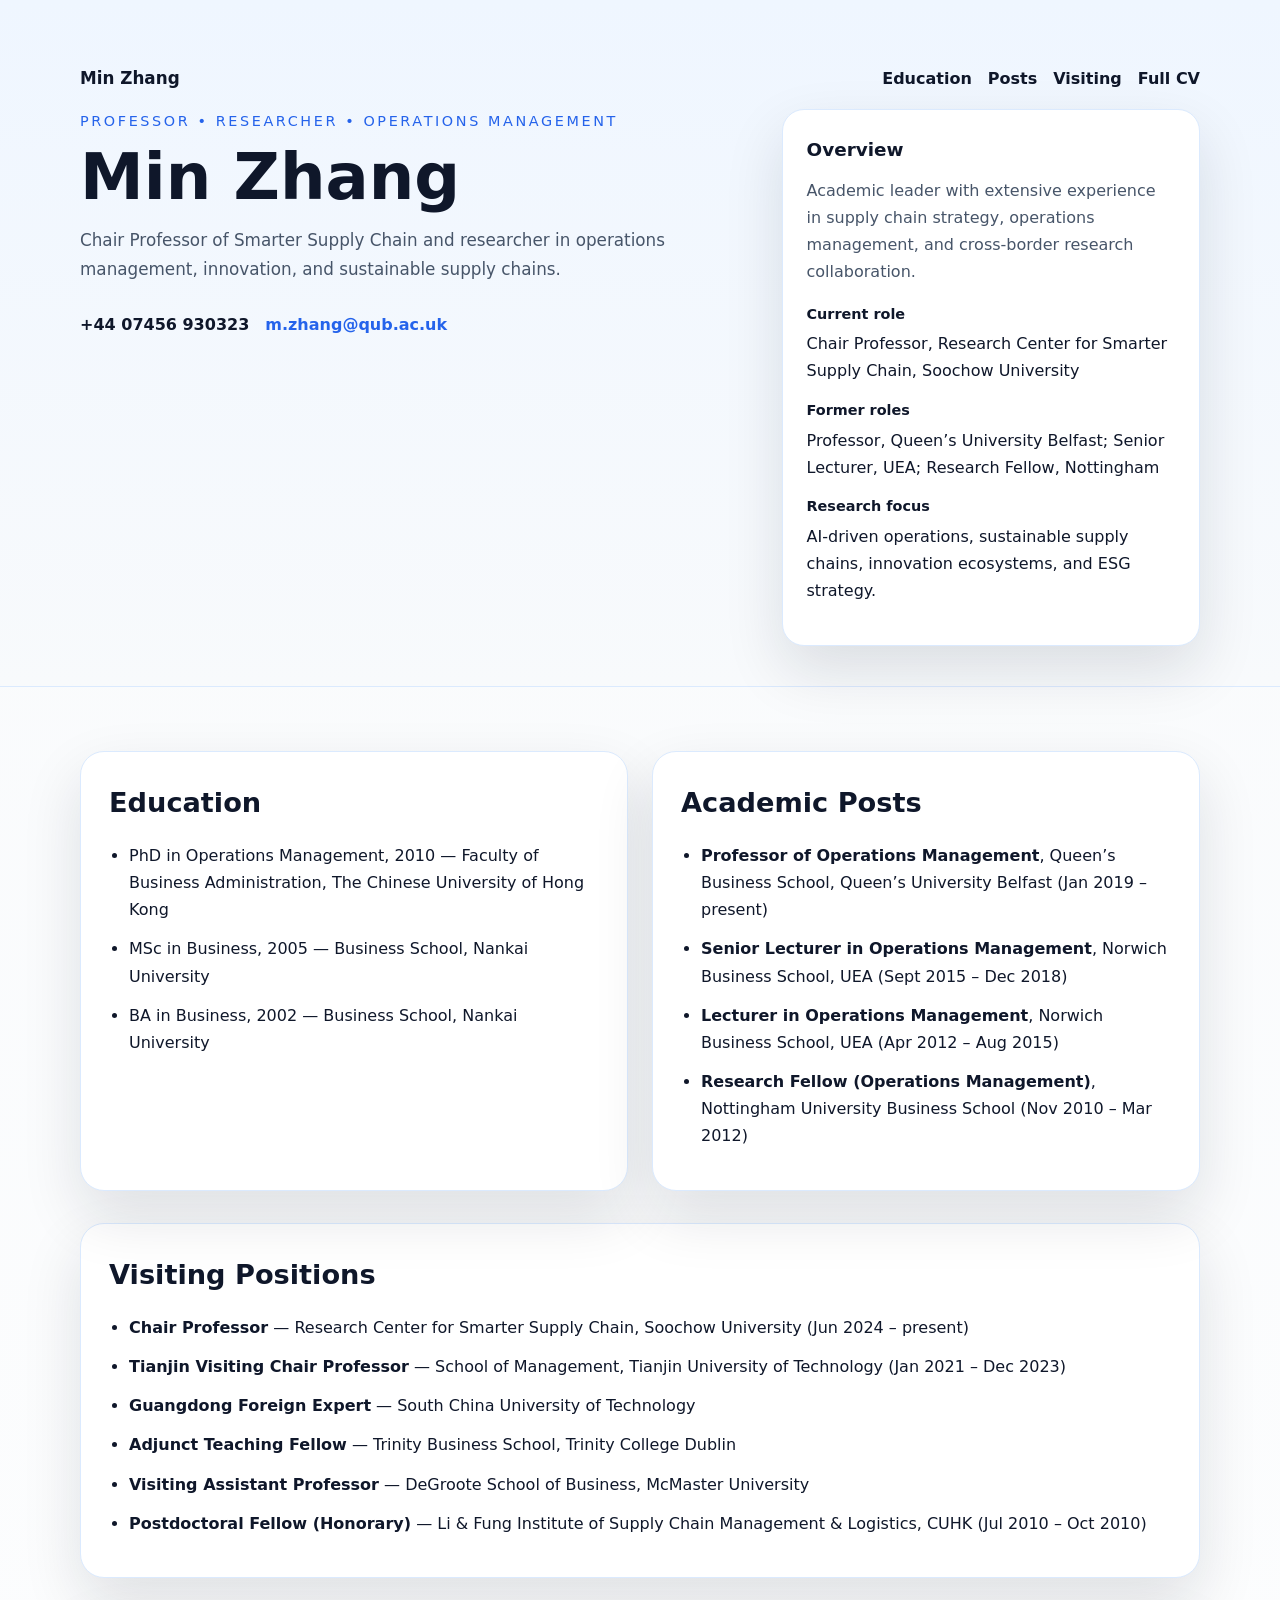
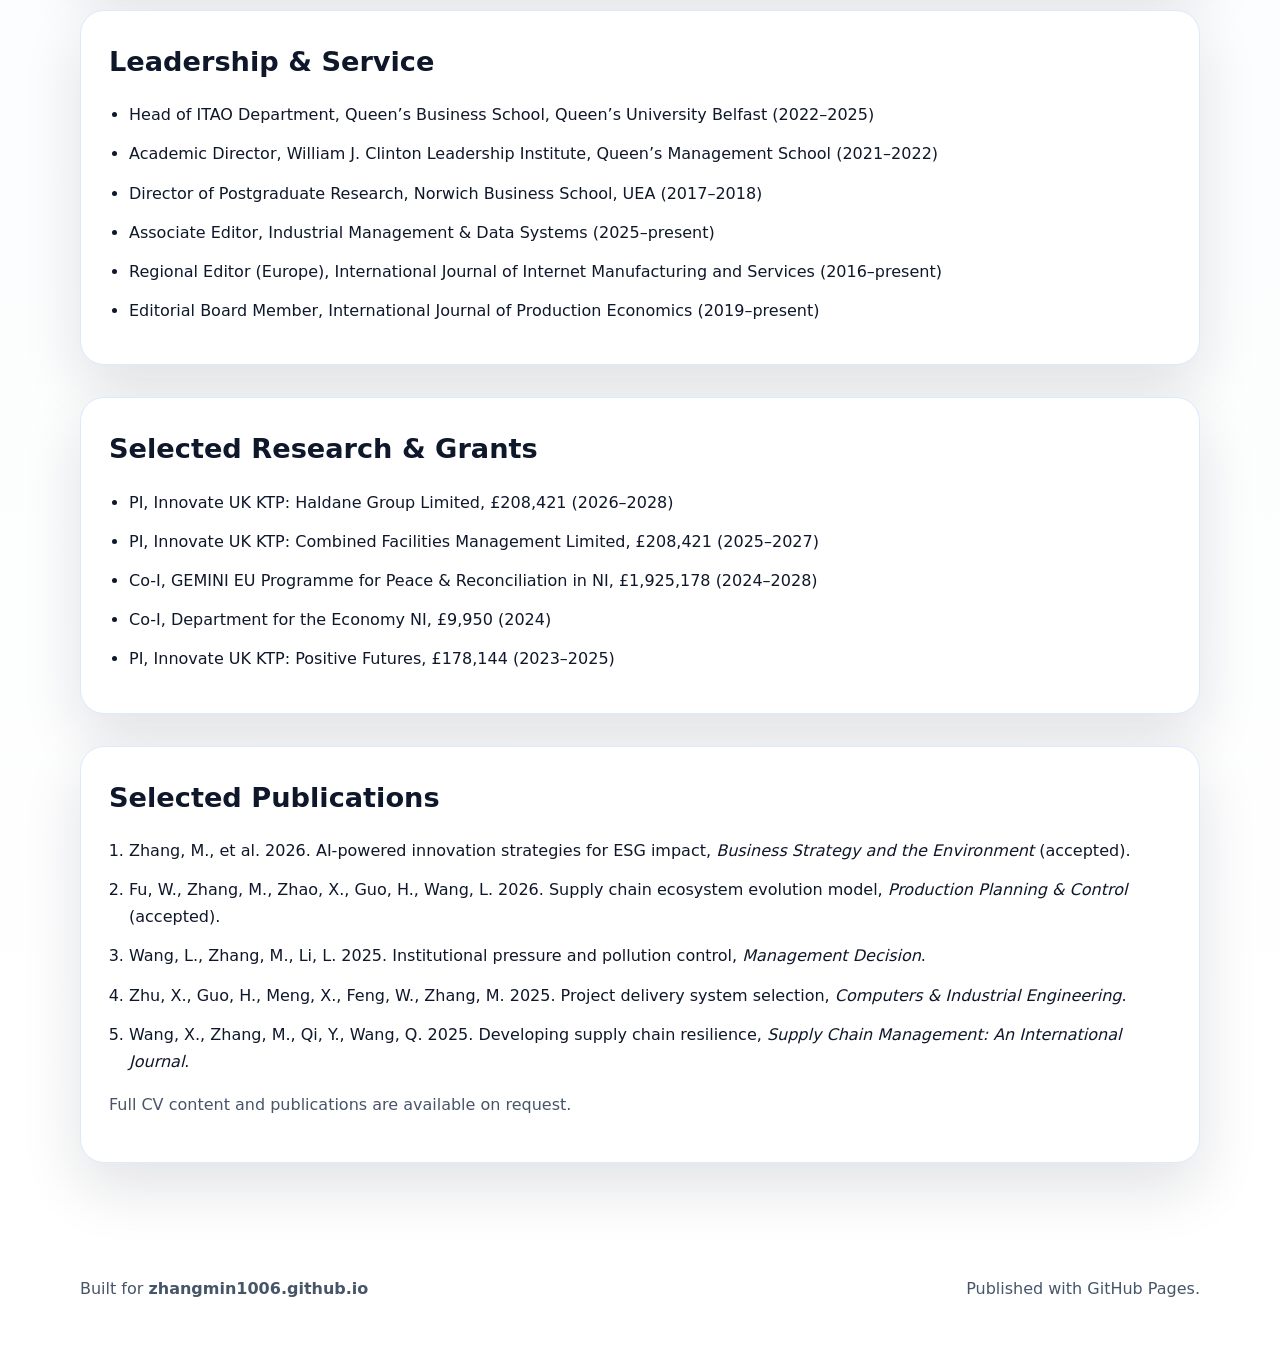
<file: index.html>
<!DOCTYPE html>
<html lang="en">
<head>
  <meta charset="UTF-8" />
  <meta name="viewport" content="width=device-width, initial-scale=1.0" />
  <meta name="description" content="Min Zhang | Chair Professor of Smarter Supply Chain, Operations Management researcher and academic leader." />
  <title>Min Zhang | Operations Management</title>
  <link rel="stylesheet" href="styles.css" />
</head>
<body>
  <header class="hero">
    <nav class="site-nav wrapper">
      <a class="nav-brand" href="index.html">Min Zhang</a>
      <div class="nav-links">
        <a href="#education">Education</a>
        <a href="#experience">Posts</a>
        <a href="#visiting">Visiting</a>
        <a href="cv.html">Full CV</a>
      </div>
    </nav>

    <div class="wrapper hero-grid">
      <div class="hero-copy">
        <p class="eyebrow">Professor • Researcher • Operations Management</p>
        <h1>Min Zhang</h1>
        <p class="subtitle">Chair Professor of Smarter Supply Chain and researcher in operations management, innovation, and sustainable supply chains.</p>
        <div class="contact-list">
          <span>+44 07456 930323</span>
          <a href="mailto:m.zhang@qub.ac.uk">m.zhang@qub.ac.uk</a>
        </div>
      </div>

      <aside class="hero-aside">
        <div class="profile-card">
          <h2>Overview</h2>
          <p>Academic leader with extensive experience in supply chain strategy, operations management, and cross-border research collaboration.</p>
          <dl>
            <div>
              <dt>Current role</dt>
              <dd>Chair Professor, Research Center for Smarter Supply Chain, Soochow University</dd>
            </div>
            <div>
              <dt>Former roles</dt>
              <dd>Professor, Queen’s University Belfast; Senior Lecturer, UEA; Research Fellow, Nottingham</dd>
            </div>
            <div>
              <dt>Research focus</dt>
              <dd>AI-driven operations, sustainable supply chains, innovation ecosystems, and ESG strategy.</dd>
            </div>
          </dl>
        </div>
      </aside>
    </div>
  </header>

  <main class="wrapper">
    <section class="section-grid">
      <article>
        <h2>Education</h2>
        <ul>
          <li>PhD in Operations Management, 2010 — Faculty of Business Administration, The Chinese University of Hong Kong</li>
          <li>MSc in Business, 2005 — Business School, Nankai University</li>
          <li>BA in Business, 2002 — Business School, Nankai University</li>
        </ul>
      </article>

      <article>
        <h2>Academic Posts</h2>
        <ul>
          <li><strong>Professor of Operations Management</strong>, Queen’s Business School, Queen’s University Belfast (Jan 2019 – present)</li>
          <li><strong>Senior Lecturer in Operations Management</strong>, Norwich Business School, UEA (Sept 2015 – Dec 2018)</li>
          <li><strong>Lecturer in Operations Management</strong>, Norwich Business School, UEA (Apr 2012 – Aug 2015)</li>
          <li><strong>Research Fellow (Operations Management)</strong>, Nottingham University Business School (Nov 2010 – Mar 2012)</li>
        </ul>
      </article>
    </section>

    <section id="visiting" class="card-section">
      <h2>Visiting Positions</h2>
      <ul>
        <li><strong>Chair Professor</strong> — Research Center for Smarter Supply Chain, Soochow University (Jun 2024 – present)</li>
        <li><strong>Tianjin Visiting Chair Professor</strong> — School of Management, Tianjin University of Technology (Jan 2021 – Dec 2023)</li>
        <li><strong>Guangdong Foreign Expert</strong> — South China University of Technology</li>
        <li><strong>Adjunct Teaching Fellow</strong> — Trinity Business School, Trinity College Dublin</li>
        <li><strong>Visiting Assistant Professor</strong> — DeGroote School of Business, McMaster University</li>
        <li><strong>Postdoctoral Fellow (Honorary)</strong> — Li & Fung Institute of Supply Chain Management & Logistics, CUHK (Jul 2010 – Oct 2010)</li>
      </ul>
    </section>

    <section id="service" class="card-section">
      <h2>Leadership & Service</h2>
      <ul>
        <li>Head of ITAO Department, Queen’s Business School, Queen’s University Belfast (2022–2025)</li>
        <li>Academic Director, William J. Clinton Leadership Institute, Queen’s Management School (2021–2022)</li>
        <li>Director of Postgraduate Research, Norwich Business School, UEA (2017–2018)</li>
        <li>Associate Editor, Industrial Management & Data Systems (2025–present)</li>
        <li>Regional Editor (Europe), International Journal of Internet Manufacturing and Services (2016–present)</li>
        <li>Editorial Board Member, International Journal of Production Economics (2019–present)</li>
      </ul>
    </section>

    <section id="research" class="card-section">
      <h2>Selected Research & Grants</h2>
      <ul>
        <li>PI, Innovate UK KTP: Haldane Group Limited, £208,421 (2026–2028)</li>
        <li>PI, Innovate UK KTP: Combined Facilities Management Limited, £208,421 (2025–2027)</li>
        <li>Co-I, GEMINI EU Programme for Peace & Reconciliation in NI, £1,925,178 (2024–2028)</li>
        <li>Co-I, Department for the Economy NI, £9,950 (2024)</li>
        <li>PI, Innovate UK KTP: Positive Futures, £178,144 (2023–2025)</li>
      </ul>
    </section>

    <section id="publications" class="card-section">
      <h2>Selected Publications</h2>
      <ol>
        <li>Zhang, M., et al. 2026. AI-powered innovation strategies for ESG impact, <em>Business Strategy and the Environment</em> (accepted).</li>
        <li>Fu, W., Zhang, M., Zhao, X., Guo, H., Wang, L. 2026. Supply chain ecosystem evolution model, <em>Production Planning & Control</em> (accepted).</li>
        <li>Wang, L., Zhang, M., Li, L. 2025. Institutional pressure and pollution control, <em>Management Decision</em>.</li>
        <li>Zhu, X., Guo, H., Meng, X., Feng, W., Zhang, M. 2025. Project delivery system selection, <em>Computers & Industrial Engineering</em>.</li>
        <li>Wang, X., Zhang, M., Qi, Y., Wang, Q. 2025. Developing supply chain resilience, <em>Supply Chain Management: An International Journal</em>.</li>
      </ol>
      <p class="note">Full CV content and publications are available on request.</p>
    </section>
  </main>

  <footer class="footer">
    <div class="wrapper footer-content">
      <p>Built for <strong>zhangmin1006.github.io</strong></p>
      <p>Published with GitHub Pages.</p>
    </div>
  </footer>
</body>
</html>
</file>
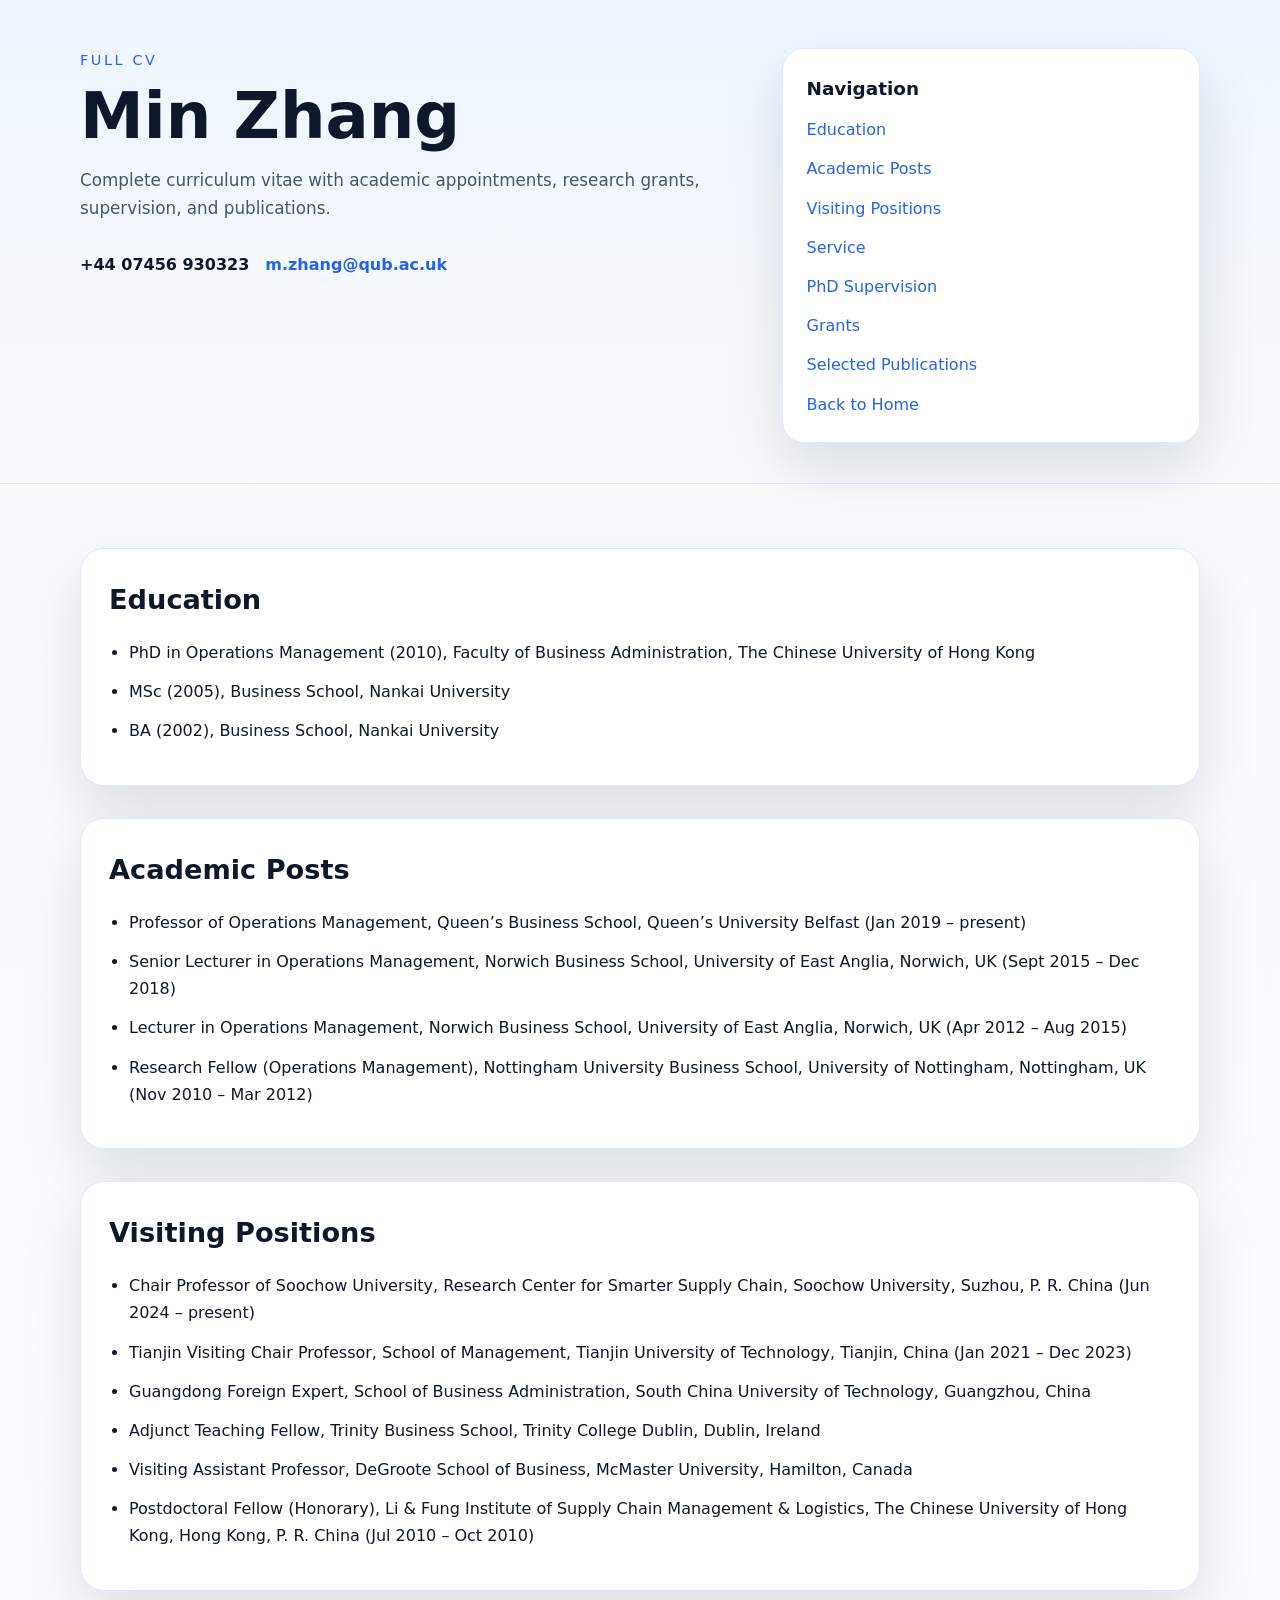
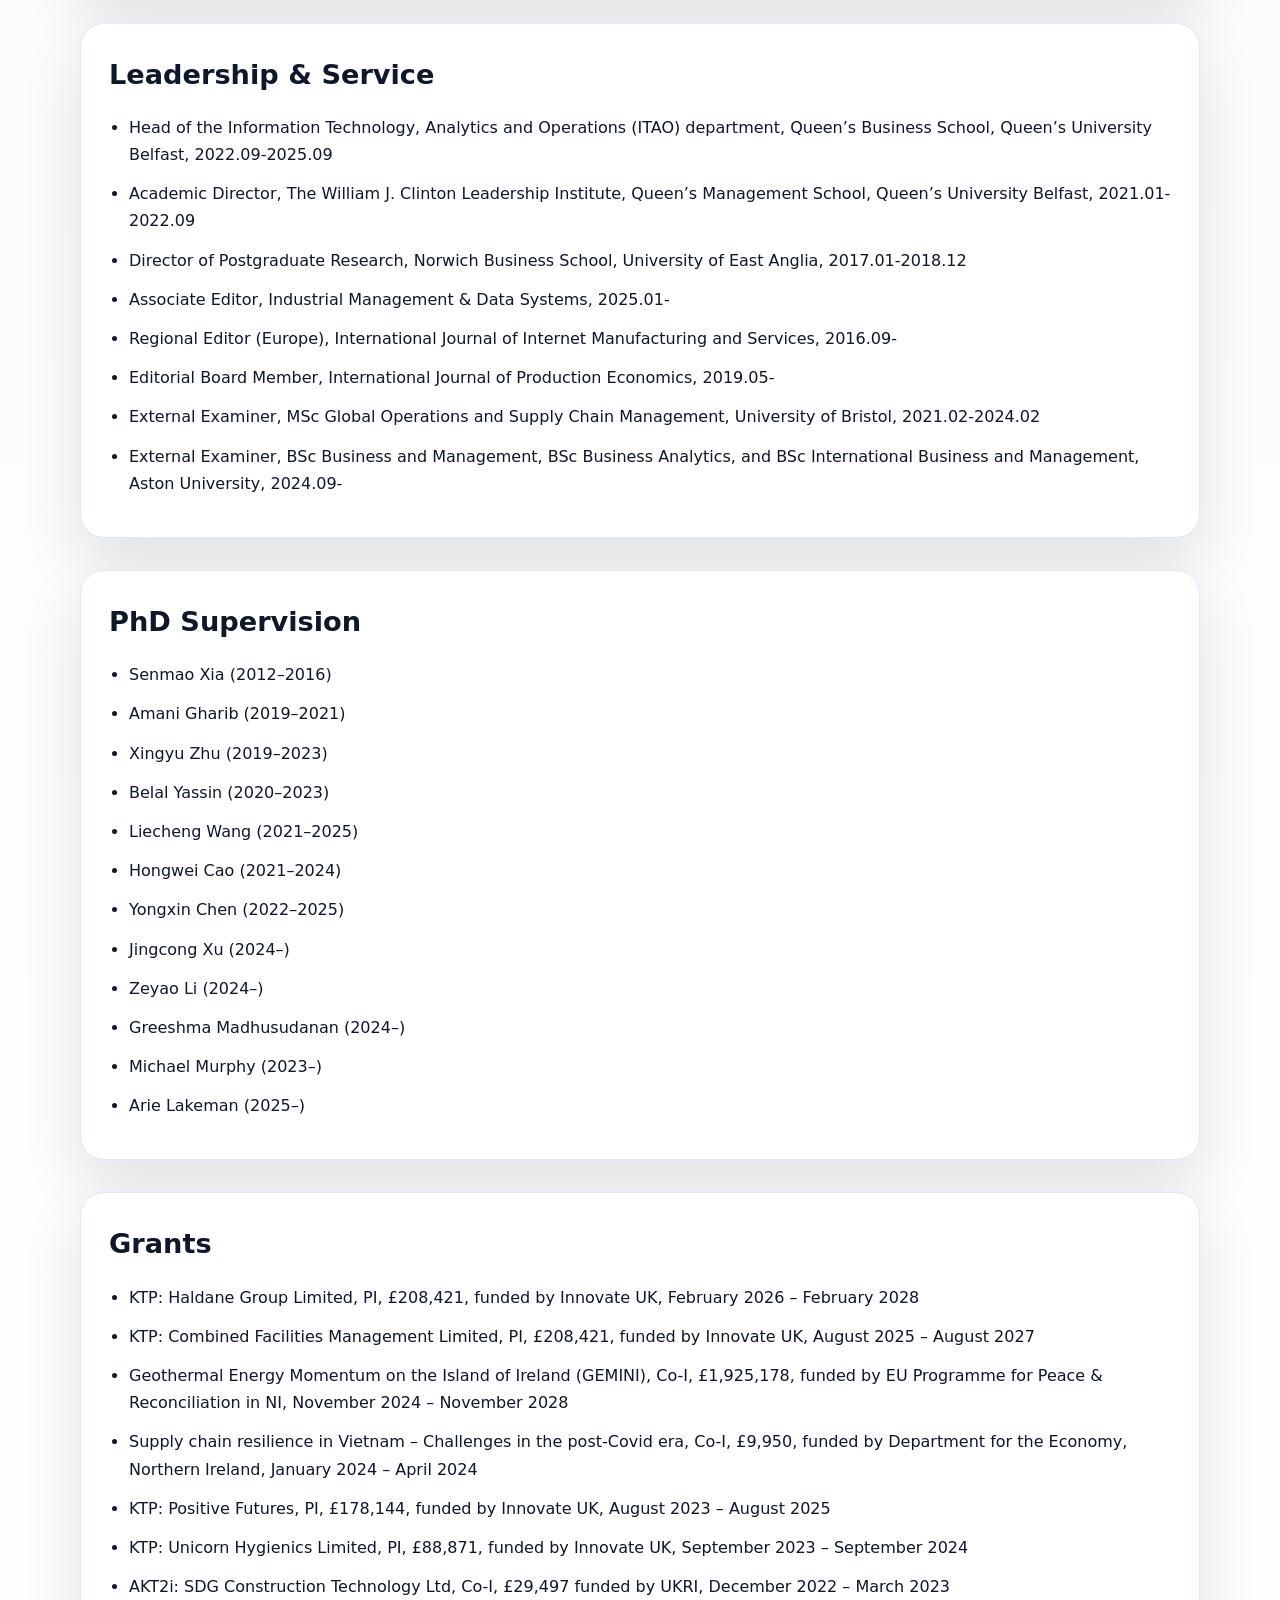
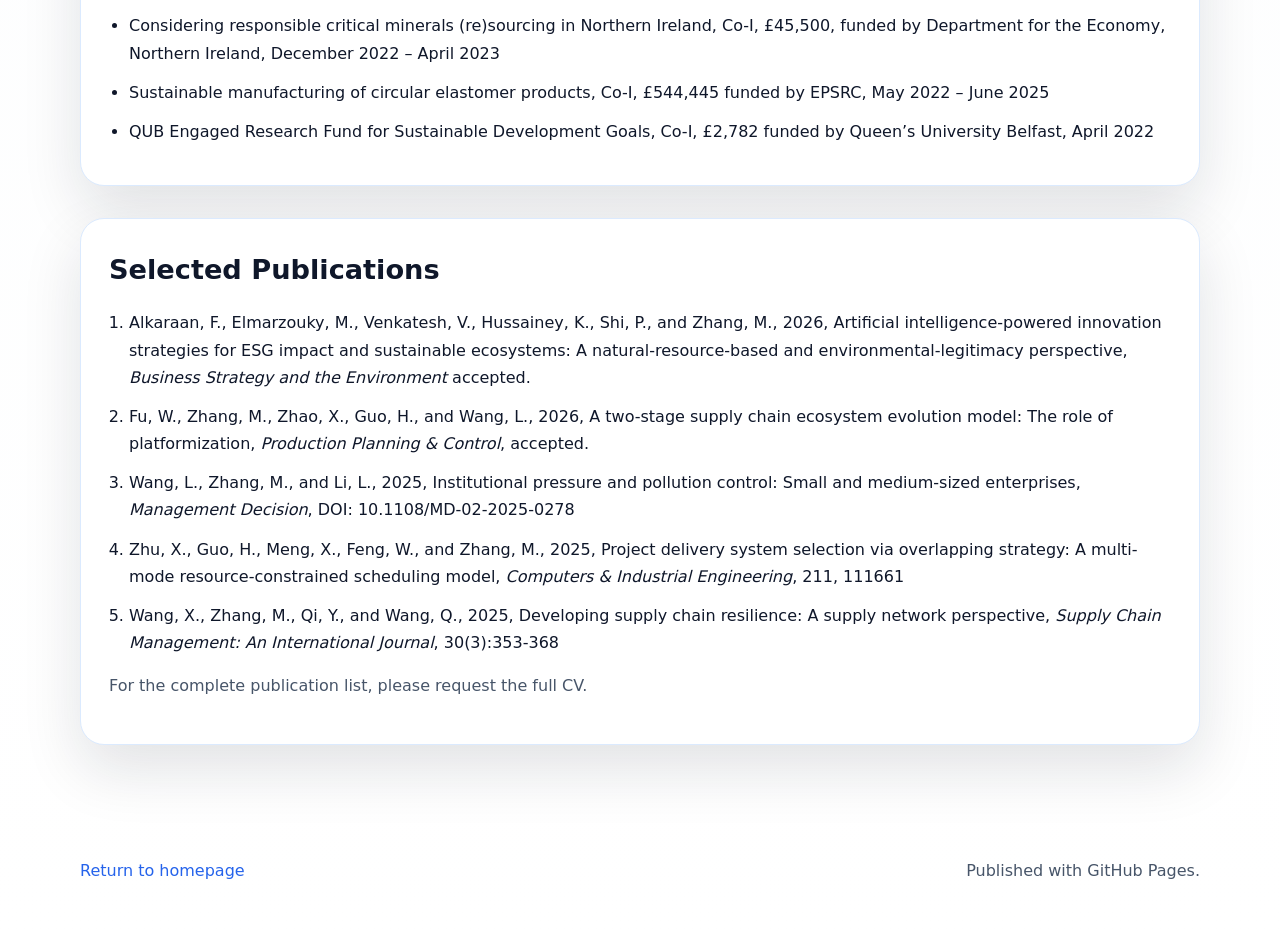
<file: cv.html>
<!DOCTYPE html>
<html lang="en">
<head>
  <meta charset="UTF-8" />
  <meta name="viewport" content="width=device-width, initial-scale=1.0" />
  <meta name="description" content="Full CV of Min Zhang, Chair Professor of Smarter Supply Chain and researcher in operations management." />
  <title>Min Zhang | Full CV</title>
  <link rel="stylesheet" href="styles.css" />
</head>
<body>
  <header class="hero small-hero">
    <div class="wrapper hero-grid">
      <div class="hero-copy">
        <p class="eyebrow">Full CV</p>
        <h1>Min Zhang</h1>
        <p class="subtitle">Complete curriculum vitae with academic appointments, research grants, supervision, and publications.</p>
        <div class="contact-list">
          <span>+44 07456 930323</span>
          <a href="mailto:m.zhang@qub.ac.uk">m.zhang@qub.ac.uk</a>
        </div>
      </div>
      <aside class="hero-aside">
        <div class="profile-card">
          <h2>Navigation</h2>
          <ul class="mini-list">
            <li><a href="#education">Education</a></li>
            <li><a href="#posts">Academic Posts</a></li>
            <li><a href="#visiting">Visiting Positions</a></li>
            <li><a href="#service">Service</a></li>
            <li><a href="#supervision">PhD Supervision</a></li>
            <li><a href="#grants">Grants</a></li>
            <li><a href="#publications">Selected Publications</a></li>
            <li><a href="index.html">Back to Home</a></li>
          </ul>
        </div>
      </aside>
    </div>
  </header>

  <main class="wrapper">
    <section id="education" class="card-section">
      <h2>Education</h2>
      <ul>
        <li>PhD in Operations Management (2010), Faculty of Business Administration, The Chinese University of Hong Kong</li>
        <li>MSc (2005), Business School, Nankai University</li>
        <li>BA (2002), Business School, Nankai University</li>
      </ul>
    </section>

    <section id="posts" class="card-section">
      <h2>Academic Posts</h2>
      <ul>
        <li>Professor of Operations Management, Queen’s Business School, Queen’s University Belfast (Jan 2019 – present)</li>
        <li>Senior Lecturer in Operations Management, Norwich Business School, University of East Anglia, Norwich, UK (Sept 2015 – Dec 2018)</li>
        <li>Lecturer in Operations Management, Norwich Business School, University of East Anglia, Norwich, UK (Apr 2012 – Aug 2015)</li>
        <li>Research Fellow (Operations Management), Nottingham University Business School, University of Nottingham, Nottingham, UK (Nov 2010 – Mar 2012)</li>
      </ul>
    </section>

    <section id="visiting" class="card-section">
      <h2>Visiting Positions</h2>
      <ul>
        <li>Chair Professor of Soochow University, Research Center for Smarter Supply Chain, Soochow University, Suzhou, P. R. China (Jun 2024 – present)</li>
        <li>Tianjin Visiting Chair Professor, School of Management, Tianjin University of Technology, Tianjin, China (Jan 2021 – Dec 2023)</li>
        <li>Guangdong Foreign Expert, School of Business Administration, South China University of Technology, Guangzhou, China</li>
        <li>Adjunct Teaching Fellow, Trinity Business School, Trinity College Dublin, Dublin, Ireland</li>
        <li>Visiting Assistant Professor, DeGroote School of Business, McMaster University, Hamilton, Canada</li>
        <li>Postdoctoral Fellow (Honorary), Li & Fung Institute of Supply Chain Management & Logistics, The Chinese University of Hong Kong, Hong Kong, P. R. China (Jul 2010 – Oct 2010)</li>
      </ul>
    </section>

    <section id="service" class="card-section">
      <h2>Leadership & Service</h2>
      <ul>
        <li>Head of the Information Technology, Analytics and Operations (ITAO) department, Queen’s Business School, Queen’s University Belfast, 2022.09-2025.09</li>
        <li>Academic Director, The William J. Clinton Leadership Institute, Queen’s Management School, Queen’s University Belfast, 2021.01-2022.09</li>
        <li>Director of Postgraduate Research, Norwich Business School, University of East Anglia, 2017.01-2018.12</li>
        <li>Associate Editor, Industrial Management & Data Systems, 2025.01-</li>
        <li>Regional Editor (Europe), International Journal of Internet Manufacturing and Services, 2016.09-</li>
        <li>Editorial Board Member, International Journal of Production Economics, 2019.05-</li>
        <li>External Examiner, MSc Global Operations and Supply Chain Management, University of Bristol, 2021.02-2024.02</li>
        <li>External Examiner, BSc Business and Management, BSc Business Analytics, and BSc International Business and Management, Aston University, 2024.09-</li>
      </ul>
    </section>

    <section id="supervision" class="card-section">
      <h2>PhD Supervision</h2>
      <ul>
        <li>Senmao Xia (2012–2016)</li>
        <li>Amani Gharib (2019–2021)</li>
        <li>Xingyu Zhu (2019–2023)</li>
        <li>Belal Yassin (2020–2023)</li>
        <li>Liecheng Wang (2021–2025)</li>
        <li>Hongwei Cao (2021–2024)</li>
        <li>Yongxin Chen (2022–2025)</li>
        <li>Jingcong Xu (2024–)</li>
        <li>Zeyao Li (2024–)</li>
        <li>Greeshma Madhusudanan (2024–)</li>
        <li>Michael Murphy (2023–)</li>
        <li>Arie Lakeman (2025–)</li>
      </ul>
    </section>

    <section id="grants" class="card-section">
      <h2>Grants</h2>
      <ul>
        <li>KTP: Haldane Group Limited, PI, £208,421, funded by Innovate UK, February 2026 – February 2028</li>
        <li>KTP: Combined Facilities Management Limited, PI, £208,421, funded by Innovate UK, August 2025 – August 2027</li>
        <li>Geothermal Energy Momentum on the Island of Ireland (GEMINI), Co-I, £1,925,178, funded by EU Programme for Peace & Reconciliation in NI, November 2024 – November 2028</li>
        <li>Supply chain resilience in Vietnam – Challenges in the post-Covid era, Co-I, £9,950, funded by Department for the Economy, Northern Ireland, January 2024 – April 2024</li>
        <li>KTP: Positive Futures, PI, £178,144, funded by Innovate UK, August 2023 – August 2025</li>
        <li>KTP: Unicorn Hygienics Limited, PI, £88,871, funded by Innovate UK, September 2023 – September 2024</li>
        <li>AKT2i: SDG Construction Technology Ltd, Co-I, £29,497 funded by UKRI, December 2022 – March 2023</li>
        <li>Considering responsible critical minerals (re)sourcing in Northern Ireland, Co-I, £45,500, funded by Department for the Economy, Northern Ireland, December 2022 – April 2023</li>
        <li>Sustainable manufacturing of circular elastomer products, Co-I, £544,445 funded by EPSRC, May 2022 – June 2025</li>
        <li>QUB Engaged Research Fund for Sustainable Development Goals, Co-I, £2,782 funded by Queen’s University Belfast, April 2022</li>
      </ul>
    </section>

    <section id="publications" class="card-section">
      <h2>Selected Publications</h2>
      <ol>
        <li>Alkaraan, F., Elmarzouky, M., Venkatesh, V., Hussainey, K., Shi, P., and Zhang, M., 2026, Artificial intelligence-powered innovation strategies for ESG impact and sustainable ecosystems: A natural-resource-based and environmental-legitimacy perspective, <em>Business Strategy and the Environment</em> accepted.</li>
        <li>Fu, W., Zhang, M., Zhao, X., Guo, H., and Wang, L., 2026, A two-stage supply chain ecosystem evolution model: The role of platformization, <em>Production Planning & Control</em>, accepted.</li>
        <li>Wang, L., Zhang, M., and Li, L., 2025, Institutional pressure and pollution control: Small and medium-sized enterprises, <em>Management Decision</em>, DOI: 10.1108/MD-02-2025-0278</li>
        <li>Zhu, X., Guo, H., Meng, X., Feng, W., and Zhang, M., 2025, Project delivery system selection via overlapping strategy: A multi-mode resource-constrained scheduling model, <em>Computers & Industrial Engineering</em>, 211, 111661</li>
        <li>Wang, X., Zhang, M., Qi, Y., and Wang, Q., 2025, Developing supply chain resilience: A supply network perspective, <em>Supply Chain Management: An International Journal</em>, 30(3):353-368</li>
      </ol>
      <p class="note">For the complete publication list, please request the full CV.</p>
    </section>
  </main>

  <footer class="footer">
    <div class="wrapper footer-content">
      <p><a href="index.html">Return to homepage</a></p>
      <p>Published with GitHub Pages.</p>
    </div>
  </footer>
</body>
</html>
</file>
<file: styles.css>
:root {
  color-scheme: light;
  --bg: #f8fafc;
  --panel: #ffffff;
  --text: #0f172a;
  --muted: #475569;
  --accent: #2563eb;
  --border: #dbeafe;
  --shadow: 0 25px 60px rgba(15, 23, 42, 0.12);
}

* {
  box-sizing: border-box;
}

html {
  scroll-behavior: smooth;
}

body {
  margin: 0;
  font-family: Inter, system-ui, -apple-system, BlinkMacSystemFont, "Segoe UI", sans-serif;
  background: linear-gradient(180deg, #f8fafc 0%, #ffffff 100%);
  color: var(--text);
  line-height: 1.7;
}

img {
  max-width: 100%;
}

a {
  color: var(--accent);
  text-decoration: none;
}

.site-nav {
  display: flex;
  justify-content: space-between;
  align-items: center;
  padding: 1rem 0;
  gap: 1rem;
}

.nav-brand {
  font-weight: 700;
  font-size: 1.05rem;
  color: var(--text);
}

.nav-links {
  display: flex;
  flex-wrap: wrap;
  gap: 1rem;
}

.nav-links a {
  font-weight: 600;
  color: var(--text);
}

.nav-links a:hover {
  color: var(--accent);
}

.mini-list {
  list-style: none;
  padding: 0;
  margin: 0;
}

.mini-list li {
  margin-bottom: 0.75rem;
}

.mini-list li:last-child {
  margin-bottom: 0;
}

.small-hero {
  padding-bottom: 1rem;
}

a:hover,
a:focus {
  text-decoration: underline;
}

.wrapper {
  width: min(1120px, calc(100% - 2rem));
  margin: 0 auto;
}

.hero {
  padding: 3rem 0 2.5rem;
  background: linear-gradient(180deg, #eff6ff 0%, #f8fafc 100%);
  border-bottom: 1px solid var(--border);
}

.hero-grid {
  display: grid;
  grid-template-columns: 1.6fr 1fr;
  gap: 2rem;
  align-items: start;
}

.eyebrow {
  margin: 0 0 0.75rem;
  font-size: 0.9rem;
  letter-spacing: 0.18em;
  text-transform: uppercase;
  color: var(--accent);
}

.hero h1 {
  margin: 0;
  font-size: clamp(3rem, 5vw, 4.4rem);
  line-height: 1.02;
}

.subtitle {
  max-width: 60ch;
  margin: 1rem 0 1.75rem;
  color: var(--muted);
  font-size: 1.05rem;
}

.contact-list {
  display: flex;
  flex-wrap: wrap;
  gap: 1rem;
  font-weight: 600;
  color: var(--text);
}

.hero-aside {
  display: grid;
  gap: 1rem;
}

.profile-card {
  padding: 1.5rem;
  border-radius: 22px;
  background: var(--panel);
  border: 1px solid var(--border);
  box-shadow: var(--shadow);
}

.profile-card h2 {
  margin-top: 0;
  margin-bottom: 0.75rem;
  font-size: 1.15rem;
}

.profile-card p {
  margin: 0 0 1rem;
  color: var(--muted);
}

.profile-card dl {
  display: grid;
  gap: 0.85rem;
}

.profile-card dt {
  font-size: 0.9rem;
  font-weight: 700;
  margin-bottom: 0.25rem;
}

.profile-card dd {
  margin: 0;
  color: var(--text);
}

main {
  padding: 2rem 0 4rem;
}

.section-grid {
  display: grid;
  gap: 1.5rem;
  grid-template-columns: repeat(2, minmax(0, 1fr));
}

.card-section,
article {
  background: var(--panel);
  border: 1px solid var(--border);
  border-radius: 24px;
  padding: 1.75rem;
  box-shadow: var(--shadow);
}

section {
  margin-top: 2rem;
}

section h2 {
  margin-top: 0;
  margin-bottom: 1rem;
  font-size: 1.7rem;
}

ul,
ol {
  margin: 0;
  padding-left: 1.25rem;
}

li {
  margin-bottom: 0.75rem;
}

.card-grid {
  display: grid;
  gap: 1.25rem;
  grid-template-columns: repeat(auto-fit, minmax(220px, 1fr));
}

article h3 {
  margin: 0 0 0.65rem;
  font-size: 1.1rem;
}

.note {
  margin-top: 1rem;
  color: var(--muted);
}

.footer {
  padding: 2rem 0 2.5rem;
  color: var(--muted);
}

.footer-content {
  display: flex;
  justify-content: space-between;
  gap: 1rem;
  flex-wrap: wrap;
}

@media (max-width: 950px) {
  .hero-grid,
  .section-grid {
    grid-template-columns: 1fr;
  }
}

@media (max-width: 720px) {
  .hero {
    padding-top: 2.2rem;
  }

  .subtitle {
    font-size: 1rem;
  }
}

@media (max-width: 520px) {
  .wrapper {
    width: min(100%, calc(100% - 1.5rem));
  }

  .contact-list {
    flex-direction: column;
  }

  .profile-card {
    padding: 1.25rem;
  }
}
</file>
